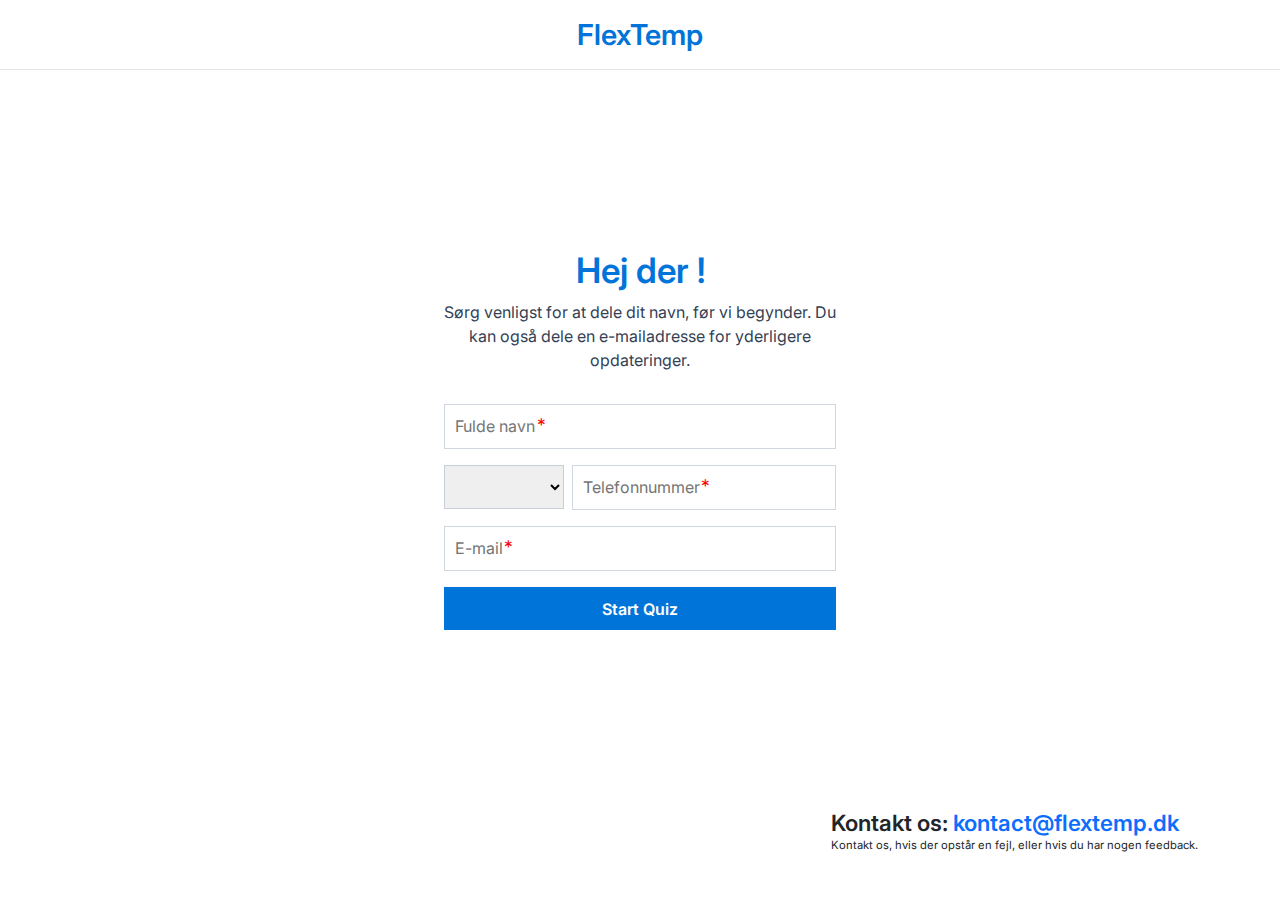
<file: index.html>
<!DOCTYPE html>
<html lang="en">
<head>
    <meta charset="UTF-8">
    <meta name="viewport" content="width=device-width, initial-scale=1.0">
    <title>Personality Test</title>

    <!-- Google Font -->
    <link rel="preconnect" href="https://fonts.googleapis.com">
    <link rel="preconnect" href="https://fonts.gstatic.com" crossorigin>
    <link href="https://fonts.googleapis.com/css2?family=Inter:ital,opsz,wght@0,14..32,100..900;1,14..32,100..900&display=swap" rel="stylesheet">

    <!-- Bootstrap css -->
    <link rel="stylesheet" href="./assets/css/bootstrap.min.css">

    <!-- Custom css -->
    <link rel="stylesheet" href="./assets/css/style.css">
</head>
<body>
    
  <nav class="topNav">
    <div class="navLogo">
      <a href="index.html" class="LogoAlter">FlexTemp</a>
    </div>
  </nav>

    <div class="home container homeParent">
      <div class="homeContentMain text-center">
        <h1 class='title'>Hej der !</h1>
        <p class='homeParagraph'>
          Sørg venligst for at dele dit navn, før vi begynder. Du kan også dele en e-mailadresse for yderligere opdateringer.
        </p>
        <form class='homeForm ' id="userForm">
          
          <div class="input-group name">
            <input
              class='homeInput'
              type="text"
              id="nameInput" 
              name="name"
              placeholder='Fulde navn'
              required
            />
            <span id="nameStar" class="placeholder-star">*</span>
            <span id="nameError" style="color: red;"></span>  
          </div>

         

          <div class="input-group mobile">
            <select id="countryCode" class="homeInput">
                
            </select>
            <input
              class='homeInput'
              type="tel"
              id="mobileInput" 
              name="mobile"
              placeholder='Telefonnummer'
              required
            />
            <span id="mobileStar" class="placeholder-star">*</span>
            <span id="mobileError" style="color: red;"></span>
          </div>
        

          <div class="input-group email">
            <input
              class='homeInput'
              type="email"
              id="emailInput" 
              name="email"
              placeholder='E-mail'
              required
            />
            <span id="emailStar" class="placeholder-star">*</span> 
            <span id="emailError" style="color: red;"></span>
          </div>

         
          <button type="submit" class='startButton'>Start Quiz</button>
        </form>
      </div>
    </div>

    <footer>
      <div class="container">
        <div class="footerData">
          <h6 class="footerEmail">Kontakt os: <a href="mailto: kontact@flextemp.dk">kontact@flextemp.dk</a></h6>
          <p class="footerPara">Kontakt os, hvis der opstår en fejl, eller hvis du har nogen feedback.</p>
        </div>
      </div>
    </footer>

    
    <!-- Bootstrap js -->
    <script src="./assets/js/bootstrap.min.js"></script>

    <!-- custom js -->
     <script src="./assets/js/script.js"></script>

     <script>

      document.getElementById('userForm').addEventListener('submit', function(event) {
    event.preventDefault(); // Prevent form submission

    // Input fields
    let nameInput = document.getElementById('nameInput');
    let emailInput = document.getElementById('emailInput');
    let countryCode = document.getElementById('countryCode').value; // Get selected country code
    let mobileInput = document.getElementById('mobileInput');

    // Error message fields
    let nameError = document.getElementById('nameError');
    let emailError = document.getElementById('emailError');
    let mobileError = document.getElementById('mobileError');

    // Reset previous error messages
    nameError.textContent = "";
    emailError.textContent = "";
    mobileError.textContent = "";

    // Validation Flag
    let isValid = true;

    // Name Validation
    if (nameInput.value.trim() === "") {
        nameError.textContent = "Name is required!";
        isValid = false;
    }

    // Email Validation
    let emailPattern = /^[^\s@]+@[^\s@]+\.[^\s@]+$/;
    if (emailInput.value.trim() === "") {
        emailError.textContent = "Email is required!";
        isValid = false;
    } else if (!emailPattern.test(emailInput.value.trim())) {
        emailError.textContent = "Enter a valid email!";
        isValid = false;
    }

    // Mobile Validation
    let mobilePattern = /^[0-9\-+\s]{5,15}$/;
    if (mobileInput.value.trim() === "") {
        mobileError.textContent = "Phone number is required!";
        isValid = false;
    } else if (!mobilePattern.test(mobileInput.value.trim())) {
        mobileError.textContent = "Enter a valid phone number!";
        isValid = false;
    } else {
        mobileError.textContent = "";
    }

    // If valid, save data and redirect
    if (isValid) {
        let userData = {
            name: nameInput.value,
            email: emailInput.value,
            phone: countryCode + " " + mobileInput.value, // Combine country code & mobile number
        };

        localStorage.setItem('mcqUser', JSON.stringify(userData));

        // Redirect to MCQ page
        window.location.href = 'quiz.html';
    }
});


  // Country code
  document.addEventListener("DOMContentLoaded", function () {
      // Fetch country codes from an API
      fetch('https://restcountries.com/v3.1/all')
          .then(response => response.json())
          .then(data => {
              const countrySelect = document.getElementById('countryCode');
              
              // Filter and map country data
              let countries = data
                  .filter(country => country.cca2 && country.idd && country.idd.root)
                  .map(country => ({
                      name: country.name.common,
                      code: country.idd.root + (country.idd.suffixes ? country.idd.suffixes[0] : ''),
                      flag: country.flags && country.flags.png ? country.flags.png : ''
                  }));

              // Sort countries alphabetically by name
              countries.sort((a, b) => a.name.localeCompare(b.name));

              // Populate dropdown
              countries.forEach(country => {
                  const option = document.createElement('option');
                  option.value = country.code;
                  option.textContent = `${country.name} (${country.code})`;

                  // Default select "Dutch" country
                  if (country.name === "Netherlands") {
                      option.selected = true;
                  }

                  countrySelect.appendChild(option);
              });
          })
          .catch(error => console.error('Error fetching country data:', error));
  });

  </script>
  
</body>
</html>
</file>
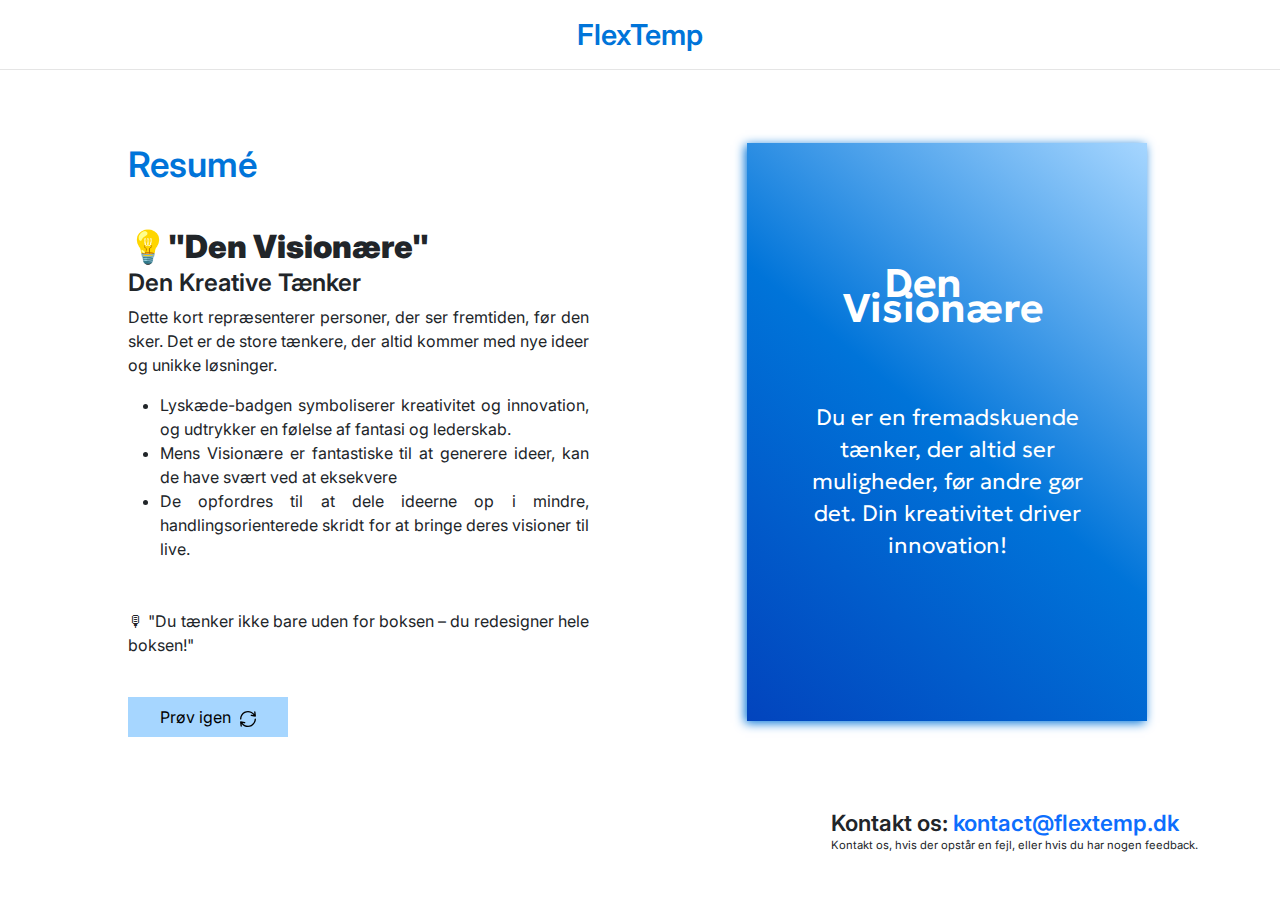
<file: final.html>
<!DOCTYPE html>
<html lang="en">
<head>
    <meta charset="UTF-8">
    <meta name="viewport" content="width=device-width, initial-scale=1.0">
    <title>Personality Test</title>

    <!-- Bootstrap css -->
    <link rel="stylesheet" href="./assets/css/bootstrap.min.css">

    <!-- Font Awsome -->
    <link rel="stylesheet" href="./assets/css/all.min.css">
    <link rel="stylesheet" href="./assets/css/fontawesome.min.css">

    <!-- Google Font -->
    <link rel="preconnect" href="https://fonts.googleapis.com">
    <link rel="preconnect" href="https://fonts.gstatic.com" crossorigin>
    <link href="https://fonts.googleapis.com/css2?family=Geologica:wght@100..900&family=Inter:ital,opsz,wght@0,14..32,100..900;1,14..32,100..900&display=swap" rel="stylesheet">

    <!-- Custom css -->
    <link rel="stylesheet" href="./assets/css/style.css">
</head>
<body>
    
    <nav class="topNav">
      <div class="navLogo">
        <a href="index.html" class="LogoAlter">FlexTemp</a>
      </div>
    </nav>

    <div class="home container homeParent">
      <div class="mcqContentMain">
        <div class="finalDiv">
            <div class="finalText">
                <div class="finalTextInner">
                  <h1 class="title mb-4 mb-lg-5">Resumé</h1>
                  <div class="secondDiv">
                    <h2 class="second_title">💡"Den Visionære"</h2>
                    <h3 class="third_title">Den Kreative Tænker</h3>
                  </div>
                  <div class="thirdDiv">
                    <p class="thirdPara">Dette kort repræsenterer personer, der ser fremtiden, før den sker. Det er de store tænkere, der altid kommer med nye ideer og unikke løsninger.</p>
                    <ul class="thirdList">
                      <li class="tListItem">Lyskæde-badgen symboliserer kreativitet og innovation, og udtrykker en følelse af fantasi og lederskab.</li>
                      <li class="tListItem">Mens Visionære er fantastiske til at generere ideer, kan de have svært ved at eksekvere</li>
                      <li class="tListItem">De opfordres til at dele ideerne op i mindre, handlingsorienterede skridt for at bringe deres visioner til live.</li>
                    </ul>
                    <p class="thirdPara mt-4 mt-lg-5">🎙 "Du tænker ikke bare uden for boksen – du redesigner hele boksen!"</p>
                  </div>

                  <button class="lightBtn mt-3 mt-lg-4">Prøv igen 
                    <svg fill="#000000" height="1rem" width="1rem" version="1.1" id="Capa_1" xmlns="http://www.w3.org/2000/svg" xmlns:xlink="http://www.w3.org/1999/xlink" viewBox="0 0 489.698 489.698" xml:space="preserve"><g id="SVGRepo_bgCarrier" stroke-width="0"></g><g id="SVGRepo_tracerCarrier" stroke-linecap="round" stroke-linejoin="round"></g><g id="SVGRepo_iconCarrier"> <g> <g> <path d="M468.999,227.774c-11.4,0-20.8,8.3-20.8,19.8c-1,74.9-44.2,142.6-110.3,178.9c-99.6,54.7-216,5.6-260.6-61l62.9,13.1 c10.4,2.1,21.8-4.2,23.9-15.6c2.1-10.4-4.2-21.8-15.6-23.9l-123.7-26c-7.2-1.7-26.1,3.5-23.9,22.9l15.6,124.8 c1,10.4,9.4,17.7,19.8,17.7c15.5,0,21.8-11.4,20.8-22.9l-7.3-60.9c101.1,121.3,229.4,104.4,306.8,69.3 c80.1-42.7,131.1-124.8,132.1-215.4C488.799,237.174,480.399,227.774,468.999,227.774z"></path> <path d="M20.599,261.874c11.4,0,20.8-8.3,20.8-19.8c1-74.9,44.2-142.6,110.3-178.9c99.6-54.7,216-5.6,260.6,61l-62.9-13.1 c-10.4-2.1-21.8,4.2-23.9,15.6c-2.1,10.4,4.2,21.8,15.6,23.9l123.8,26c7.2,1.7,26.1-3.5,23.9-22.9l-15.6-124.8 c-1-10.4-9.4-17.7-19.8-17.7c-15.5,0-21.8,11.4-20.8,22.9l7.2,60.9c-101.1-121.2-229.4-104.4-306.8-69.2 c-80.1,42.6-131.1,124.8-132.2,215.3C0.799,252.574,9.199,261.874,20.599,261.874z"></path> </g> </g> </g></svg>
                  </button>
                </div>
            </div>
            <div class="finalCertificate">
              <div class="finalSertificateInner">
                <h2>Den Visionære</h2>
                <p>Du er en fremadskuende tænker, der altid ser muligheder, før andre gør det. Din kreativitet driver innovation!</p>
              </div>
            </div>
        </div>
      </div>
    </div>

    <footer>
      <div class="container">
        <div class="footerData">
          <h6 class="footerEmail">Kontakt os: <a href="mailto: kontact@flextemp.dk">kontact@flextemp.dk</a></h6>
          <p class="footerPara">Kontakt os, hvis der opstår en fejl, eller hvis du har nogen feedback.</p>
        </div>
      </div>
    </footer>

    
    <!-- Bootstrap js -->
    <script src="./assets/js/bootstrap.min.js"></script>

    <!-- Bootstrap js -->
    <script src="./assets/js/all.min.js"></script>
    <script src="./assets/js/fontawesome.min.js"></script>

    <!-- custom js -->
     <script src="./assets/js/script.js"></script>

     <script>
      const lightBtn = document.querySelector(".lightBtn");

        // Add a click event listener to the button
        lightBtn.addEventListener("click", () => {
          // Clear any stored quiz data (if applicable)
          localStorage.removeItem("quizResult"); // Example: Clear the quiz result from localStorage

          // Reload the page to reset the quiz
          window.location.href = "quiz.html";
        });
     </script>
</body>
</html>
</file>
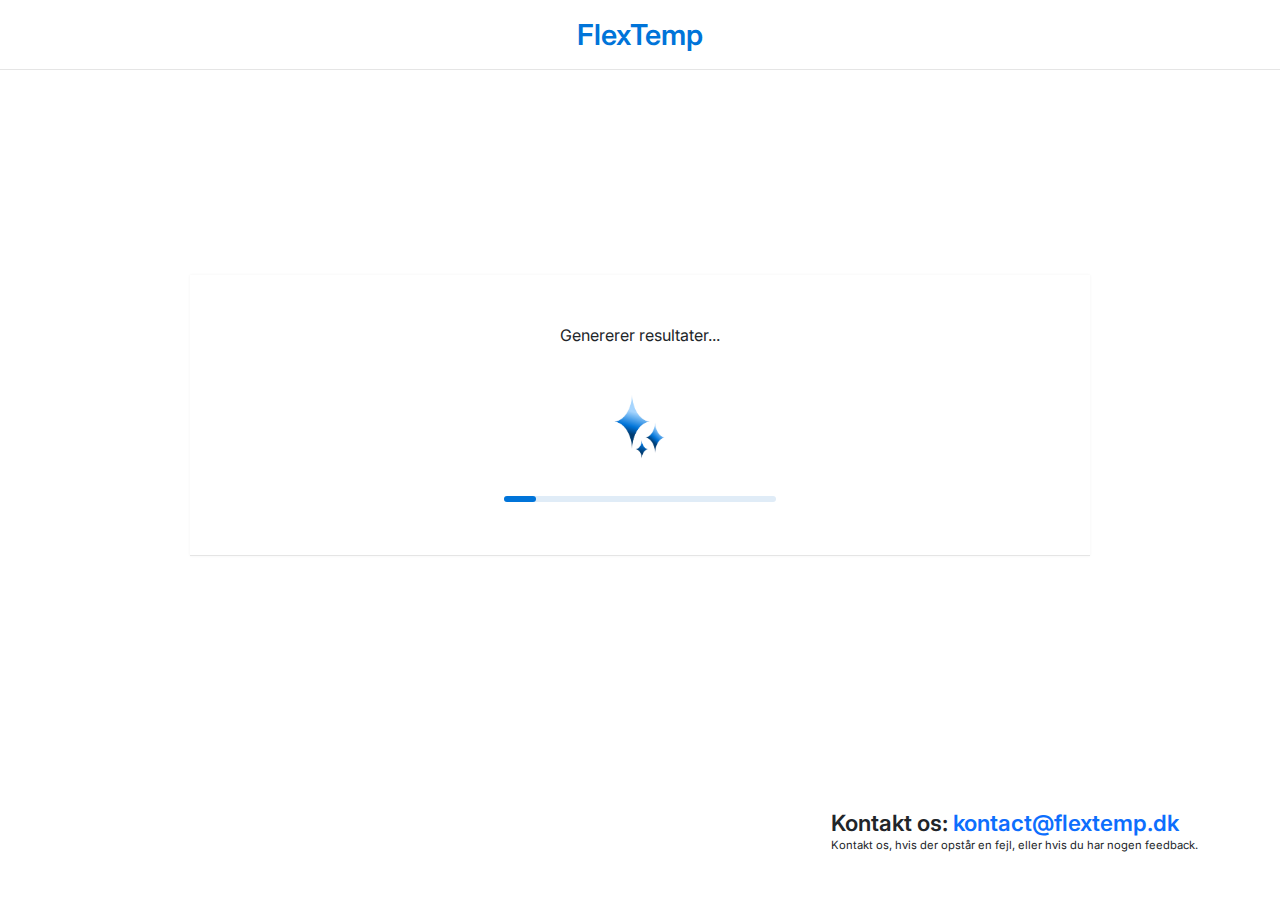
<file: generate.html>
<!DOCTYPE html>
<html lang="en">
<head>
    <meta charset="UTF-8">
    <meta name="viewport" content="width=device-width, initial-scale=1.0">
    <title>Personality Test</title>

    <!-- Google Font -->
    <link rel="preconnect" href="https://fonts.googleapis.com">
    <link rel="preconnect" href="https://fonts.gstatic.com" crossorigin>
    <link href="https://fonts.googleapis.com/css2?family=Inter:ital,opsz,wght@0,14..32,100..900;1,14..32,100..900&display=swap" rel="stylesheet">

    <!-- Bootstrap css -->
    <link rel="stylesheet" href="./assets/css/bootstrap.min.css">

    <!-- Custom css -->
    <link rel="stylesheet" href="./assets/css/style.css">
</head>
<body>
    
    <nav class="topNav">
        <div class="navLogo">
          <a href="index.html" class="LogoAlter">FlexTemp</a>
        </div>
    </nav>

    <div class="home container homeParent">
      <div class="mcqContentMain">
        <div class="mcqDiv">
            <!-- Progreaa -->
            <div class="mcqBox generate">
                <div class="progressDiv generate text-center">
                    <p class="progressText">Genererer resultater...</p>
                    <img class="generateImg" src="./assets/images/Screenshot.png" alt="">
                    <div class="progressFull">
                        <div class="progressActive"></div>
                    </div>
                </div>
            </div>
        </div>
      </div>
    </div>

    <footer>
        <div class="container">
          <div class="footerData">
            <h6 class="footerEmail">Kontakt os: <a href="mailto: kontact@flextemp.dk">kontact@flextemp.dk</a></h6>
            <p class="footerPara">Kontakt os, hvis der opstår en fejl, eller hvis du har nogen feedback.</p>
          </div>
        </div>
    </footer>

    
    <!-- Bootstrap js -->
    <script src="./assets/js/bootstrap.min.js"></script>

    <!-- custom js -->
     <script src="./assets/js/script.js"></script>
</body>
</html>
</file>
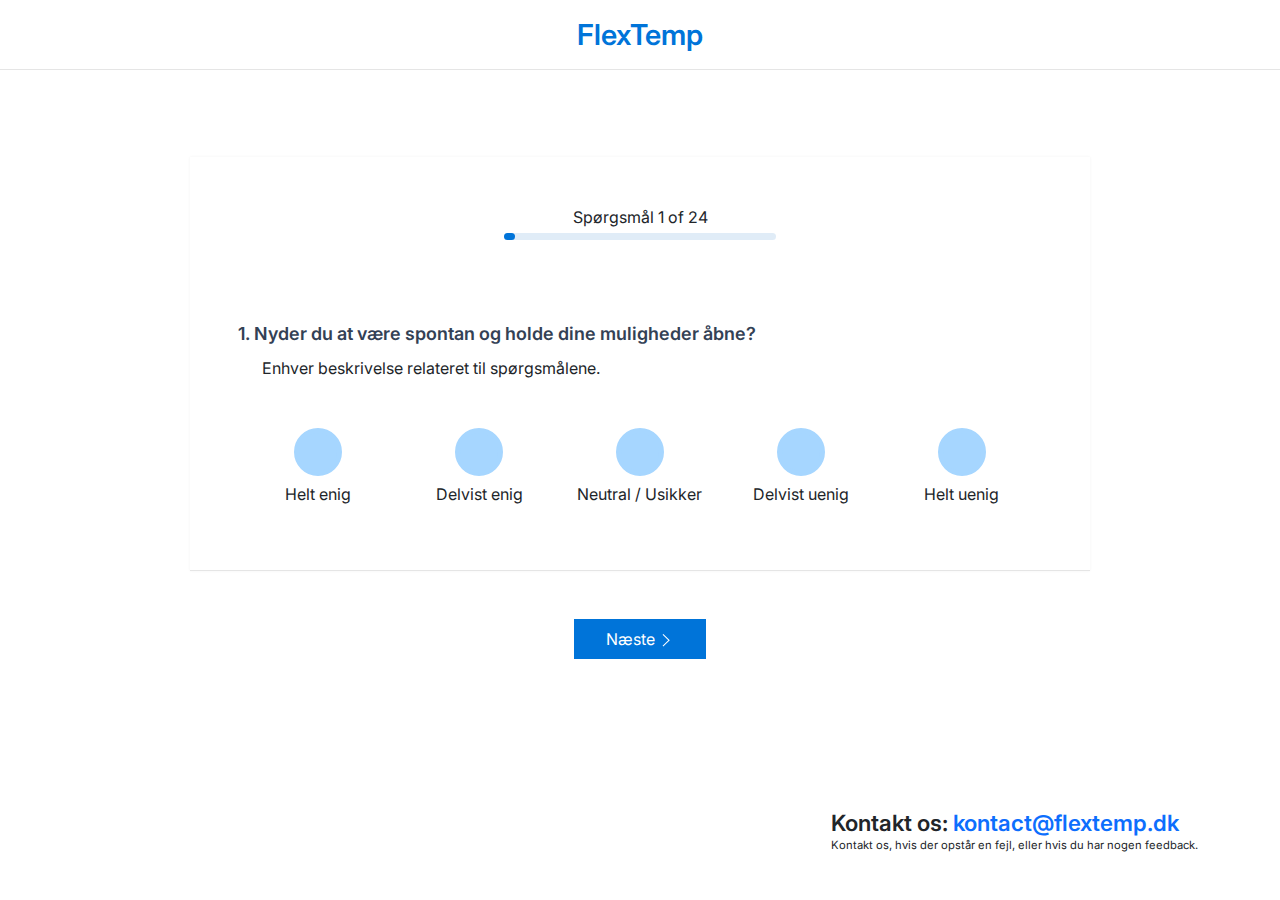
<file: quiz.html>
<!DOCTYPE html>
<html lang="en">
<head>
    <meta charset="UTF-8">
    <meta name="viewport" content="width=device-width, initial-scale=1.0">
    <title>Personality Test</title>

    <!-- Google Font -->
    <link rel="preconnect" href="https://fonts.googleapis.com">
    <link rel="preconnect" href="https://fonts.gstatic.com" crossorigin>
    <link href="https://fonts.googleapis.com/css2?family=Inter:ital,opsz,wght@0,14..32,100..900;1,14..32,100..900&display=swap" rel="stylesheet">

    <!-- Bootstrap css -->
    <link rel="stylesheet" href="./assets/css/bootstrap.min.css">

    <!-- Custom css -->
    <link rel="stylesheet" href="./assets/css/style.css">
</head>
<body>
    
  <nav class="topNav">
    <div class="navLogo">
      <a href="index.html" class="LogoAlter">FlexTemp</a>
    </div>
  </nav>

    <div class="home container homeParent">
      <div class="mcqContentMain">
        <div class="mcqDiv">
            <!-- Progreaa -->
            <div class="mcqBox">
                <div class="progressDiv text-center">
                    <p class="progressText">Spørgsmål <span>1</span> of <span>24</span></p>
                    <div class="progressFull">
                        <div class="progressActive"></div>
                    </div>
                </div>
    
                <!-- MCQ Intoduction-->
                <div class="mcqIntro my-4 my-lg-5">
                    <h2 class="mcqTitle">1. Har du en god balance mellem arbejde og privatliv i denne virksomhed?</h2>
                    <p class="mcqParagraph">Enhver beskrivelse relateret til spørgsmålene.</p>
                </div>
    
                <!-- MCQs -->
                <div class="mcqs">
                    <div class="mcqSingle">
                      <input type="radio" id="mcq1-option1" name="mcq1">
                      <label for="mcq1-option1" class="mcqName"></label>
                      <p class="mcqpara">Helt enig</p>
                    </div>
                    <div class="mcqSingle">
                      <input type="radio" id="mcq1-option2" name="mcq1">
                      <label for="mcq1-option2" class="mcqName"></label>
                      <p class="mcqpara">Delvist enig</p>
                    </div>
                    <div class="mcqSingle">
                      <input type="radio" id="mcq1-option3" name="mcq1">
                      <label for="mcq1-option3" class="mcqName"></label>
                      <p class="mcqpara">Neutral / Usikker</p>
                    </div>
                    <div class="mcqSingle">
                      <input type="radio" id="mcq1-option4" name="mcq1">
                      <label for="mcq1-option4" class="mcqName"></label>
                      <p class="mcqpara">Delvist uenig</p>
                    </div>
                    <div class="mcqSingle">
                      <input type="radio" id="mcq1-option5" name="mcq1">
                      <label for="mcq1-option5" class="mcqName"></label>
                      <p class="mcqpara">Helt uenig</p>
                    </div>
                </div>
            </div>

            <div class="nextDiv">
                <button class="leftBtn">
                  <svg viewBox="0 0 1024 1024" class="icon" version="1.1" xmlns="http://www.w3.org/2000/svg" fill="#000000"><g id="SVGRepo_bgCarrier" stroke-width="0"></g><g id="SVGRepo_tracerCarrier" stroke-linecap="round" stroke-linejoin="round"></g><g id="SVGRepo_iconCarrier"><path d="M768 903.232l-50.432 56.768L256 512l461.568-448 50.432 56.768L364.928 512z" ></path></g></svg> Tilbage
                </button>
                <button class="nextButton">Næste <svg viewBox="0 0 1024 1024" class="icon" version="1.1" xmlns="http://www.w3.org/2000/svg" fill="#000000"><g id="SVGRepo_bgCarrier" stroke-width="0"></g><g id="SVGRepo_tracerCarrier" stroke-linecap="round" stroke-linejoin="round"></g><g id="SVGRepo_iconCarrier"><path d="M256 120.768L306.432 64 768 512l-461.568 448L256 903.232 659.072 512z" fill="#ffffff"></path></g></svg>
                </button>
            </div>
        </div>
        <div class="mcqBox generate loadingScreen">
          <div class="progressDiv generate">
              <p class="progressText">Genererer resultater...</p>
              <img class="generateImg" src="./assets/images/Screenshot.png" alt="">
              <div class="progressFull">
                  <div class="progressActiveLoading"></div>
              </div>
          </div>
        </div>
      </div>
    </div>

    <footer>
      <div class="container">
        <div class="footerData">
          <h6 class="footerEmail">Kontakt os: <a href="mailto: kontact@flextemp.dk">kontact@flextemp.dk</a></h6>
          <p class="footerPara">Kontakt os, hvis der opstår en fejl, eller hvis du har nogen feedback.</p>
        </div>
      </div>
    </footer>
    
    <!-- Bootstrap js -->
    <script src="./assets/js/bootstrap.min.js"></script>

    <!-- custom js -->
     <script src="./assets/js/script.js"></script>

     

</body>
</html>
</file>
<file: assets/css/style.css>
@import url('https://fonts.googleapis.com/css2?family=Inter:ital,opsz,wght@0,14..32,100..900;1,14..32,100..900&display=swap');


body{
    font-family: "Inter", serif;
  }
.homeContentMain{
    width: 100%;
    max-width: 392px;
    margin: 3rem auto;
}
.mcqContentMain{
    margin: 3rem auto;
}
.homeParent{
    display: flex;
    justify-content: center;
    align-items: center;
    min-height: calc(100vh - 10rem);
    background: #FFFFFF;
}
.title{
    color: #0074D9;
    font-size: 2.2rem;
    font-weight: 600;
}
.homeParagraph{
    color: #334155;
    font-size: 1rem;
    font-weight: 400;
    line-height: 1.5rem;
}
.homeContentMain .homeForm{
    margin-top: 2rem;
}
.input-group.mobile{
    display: flex;
    justify-content: space-between;
    align-items: center;
    column-gap: .5rem;
}
#countryCode{
    width: 7.5rem;
    padding: 0.75rem .41rem;
    font-size: 0.85rem;
}
#mobileInput{
    width: calc(100% - 8rem);
}
.homeForm .input-group{
    position: relative;
    margin-bottom: 1rem;
}
.homeForm .input-group .placeholder-star{
    position: absolute;
    color: red;
    top: 18%;
    font-size: 1.1rem;
}
.input-group.name .placeholder-star{
    left: 5.9rem;
}
.input-group.mobile .placeholder-star{
    left: 16.15rem;
}
.input-group.email .placeholder-star{
    left: 3.8rem;
}
.homeForm .input-group .homeInput{
    width: 100%;
    padding: 0.6rem;
    border: .1rem solid #94a3b870;
    outline: none;
    transition: .3s ease;
}
.placeholder-star.hidden {
    display: none;
}
.homeForm .input-group .homeInput:focus{
    border-color: #0074D9;
}
.homeForm .input-group .homeInput:active{
    border-color: #0074D9;
}
 
.homeForm .startButton{
    width: 100%;
    padding: 0.6rem;
    border: none;
    outline: none;
    transition: .3s ease;
    background: #0074D9;
    transition: .3s ease;
    color: #ffffff;
    font-size: 1rem;
    font-weight: 600;
}
.homeForm .startButton:hover{
    background: #0244bd;
}

/* MCQ Page */
.nextButton{
    background: #0074D9;
    color: #ffffff;
    padding: 0.5rem 2rem;
    border: none;
    outline: none;
    transition: .3s ease;
}
.nextButton svg{
    width: .9rem;
    height: .9rem;
}
.nextButton:hover{
    background: #0244bd;
}
.progressText{
    margin-bottom: 0;
}
.progressFull{
    width: 17rem;
    margin: .3rem auto;
    position: relative;
    background: #e0ecf7;
    height: .4rem;
    border-radius: 1rem;
}
.progressActive{
    position: absolute;
    top: 0;
    left: 0;
    background: #0074D9;
    border-radius: 1rem;
    width: 2rem;
    height: 100%;
}
.mcqBox{
    width: 900px;
    max-width: 100%;
    margin-left: auto;
    margin-right: auto;
    padding: 3rem;
    box-shadow: 0 0 3px rgba(0, 0, 0, .05);
    border-bottom: .1rem solid rgba(0, 0, 0, .1);
    margin-top: -3rem;
}
.mcqTitle{
    font-size: 18px;
    font-weight: 600;
    color: #334155;
    line-height: 28px;
}
.mcqs{
    display: flex;
    justify-content: space-around;
    align-items: center;
    flex-wrap: wrap;
}
.mcqSingle{
    text-align: center;
    width: 20%;
}

.mcqs input[type="radio"]{
    display: none;
}
.mcqs .mcqName{
    display: inline-block;
    width: 3rem;
    height: 3rem;
    background: #A6D6FF; 
    border: 5px solid #A6D6FF; 
    border-radius: 50%; 
    text-align: center;
    line-height: 3rem; 
    cursor: pointer; 
    transition: 0.3s ease;
}

.mcqs input[type="radio"]:checked + .mcqName{
    background: #0074D9; 
    color: white; 
}
.progressDiv{
    margin-bottom: 5rem;
}
.mcqs .mcqName:hover{
    box-shadow: 0 0 5px #0074D9;
}
.generateImg{
    height: 4rem;
    margin-bottom: 2rem;
    margin-top: 3rem;
}
.progressDiv.generate{
    margin-bottom: 0;
}

/* Final page */
.lightBtn{
    background: #A6D6FF;
    border: none;
    padding: 0.5rem 2rem;
    transition: .3s ease;
}
.lightBtn svg{
    margin-left: 0.3rem;
    transition: .3s ease;
}
.lightBtn:hover{
    background: #0074D9;
    color: #ffffff;
}
.lightBtn:hover svg{
    fill: #ffffff;
}
.finalDiv{
    display: flex;
    justify-content: space-between;
    align-items: flex-start;
    column-gap: 15%;
}
.finalDiv .finalText{
    width: 45%;
}
.finalDiv .finalCertificate{
    width: 40%;
}
.finalSertificateInner{
    width: 100%;
    max-width: 25rem;
    background: linear-gradient(-140deg, #A6D6FF, #0074D9, #0244bd);
    padding: 8rem 3rem;
    text-align: center;
    margin: auto;
    box-shadow: -2px 2px 10px #0074D9;
}
.finalSertificateInner h2{
    color: #ffffff;
    font-size: 2.5rem;
    font-weight: 600;
    margin-bottom: 5rem;
    font-family: "Geologica", sans-serif;
    text-align: center;
    max-width: 10rem;
    margin-left: 3rem;
    margin-right: auto;
    line-height: 25px;
}
.finalSertificateInner p{
    font-family: "Geologica", sans-serif;
    color: #ffffff;
    font-size: 1.4rem;
    line-height: 2rem;
    font-weight: 300;
    margin-bottom: 2rem;
    max-width: 20rem;
    margin-left: auto;
    margin-right: auto;
}
.finalTextInner{
    width: 100%;
    max-width: 39rem;
    margin-right: auto;
    text-align: justify;
}
.second_title{
    font-weight: 900;
    font-size: 2rem;
    line-height: 28px;
}
.third_title{
    font-weight: 600;
    font-size: 1.5rem;
    line-height: 28px;
}
.thirdPara, .tListItem{
    font-size: 1rem;
    line-height: 1.5rem;
    font-weight: 400;
}
.navLogo{
    text-align: center;
    border-bottom: 1px solid rgba(0, 0, 0, .1);
}
.LogoAlter{
    font-size: 1.8rem;
    color: #0074D9;
    font-weight: 600;
    padding: .8rem;
    display: inline-block;
    text-decoration: none;
}
.footerEmail{
    font-size: 1.4rem;
    font-weight: 600;
    margin-bottom: 0;
}
.footerEmail a{
    text-decoration: none;
    transition: .3s ease;
}
.footerEmail a:hover{
    text-decoration: underline;
}
.footerPara{
    font-size: 0.7rem;
}
.footerData{
    width: fit-content;
    margin-left: auto;
    margin-bottom: 2rem;
}
.mcqParagraph{
    margin-left: 1.5rem;
}
.leftBtn svg{
    width: .9rem;
    height: .9rem;
    margin-right: 0.2rem;
    transition: .3s ease;
    margin-bottom: 0.2rem;
}
.leftBtn{
    background: #A6D6FF;
    border: none;
    outline: none;
    padding: .5rem 2rem;
    transition: .3s ease;
}
.leftBtn:hover{
    background: #0074D9;
    color: #ffffff;
}
.leftBtn:hover svg{
    fill: #ffffff !important;
}
.nextDiv{
    display: flex;
    justify-content: center;
    align-items: center;
    column-gap: 2rem;
    margin-top: 3rem;
    margin-bottom: 1rem;
}

/* deepseec code */

  
  .leftBtn {
    display: none; /* Hide by default */
  }
  .loadingScreen{
    display: none;
    text-align: center;
  }
  .progressActiveLoading {
    position: absolute;
    top: 0;
    left: 0;
    width: 0%;
    height: 100%;
    background-color: #0074d9;
    animation: progressAnimation 3.5s linear forwards; /* Animation for 3.5 seconds */
  }
  
  @keyframes progressAnimation {
    0% {
      width: 0%;
    }
    100% {
      width: 100%;
    }
  }

/* Mobile responsive */
@media (max-width: 992px) {
    .mcqBox{
        width: fit-content;
        padding: 2rem 1rem;
    }
    .mcqpara{
        white-space: nowrap;
    }
    .mcqs{
        justify-content: space-between;
    }
    .mcqBox.generate{
        width: 700px;
    }
    .finalDiv{
        flex-direction: column-reverse;
        row-gap: 3rem;
    }
    .finalDiv .finalText{
        width: 100%;
        max-width: 30rem;
    }
    .finalDiv .finalCertificate{
        width: 100%;
    }
}
@media (max-width: 768px) {
    .mcqSingle{
        width: 33.33%;
    }
    .mcqs{
        justify-content: flex-start;
        row-gap: 1.5rem;
    }
    .mcqBox.generate{
        width: 500px;
    }
}
@media (max-width: 576px) {
    .progressDiv{
        margin-bottom: 2.5rem;
    }
    .mcqContentMain, .homeContentMain{
        margin: 2.2rem auto;
    }
    .finalDiv{
        row-gap: 2rem;
    }
    .footerEmail{
        font-size: 1.2rem;
    }
    .footerPara{
        font-size: 0.65rem;
    }
    .mcqBox.generate{
        width: fit-content;
        padding: 2rem 4rem;
    }
}
@media (max-width: 480px) {
    .mcqSingle{
        width: 50%;
    }
    .mcqParagraph{
        margin-left: unset;
    }
    .mcqBox.generate{
        padding: 2rem;
    }
}
@media (max-width: 414px) {
    .mcqBox.generate{
        padding: 2rem 1rem;
    }
    .finalSertificateInner{
        padding: 5rem 2rem;
    }
    .finalSertificateInner h2{
        margin-left: auto;
    }
}
@media (max-width: 369px) {
    .finalSertificateInner{
        padding: 2rem 1rem;
    }
}
</file>
